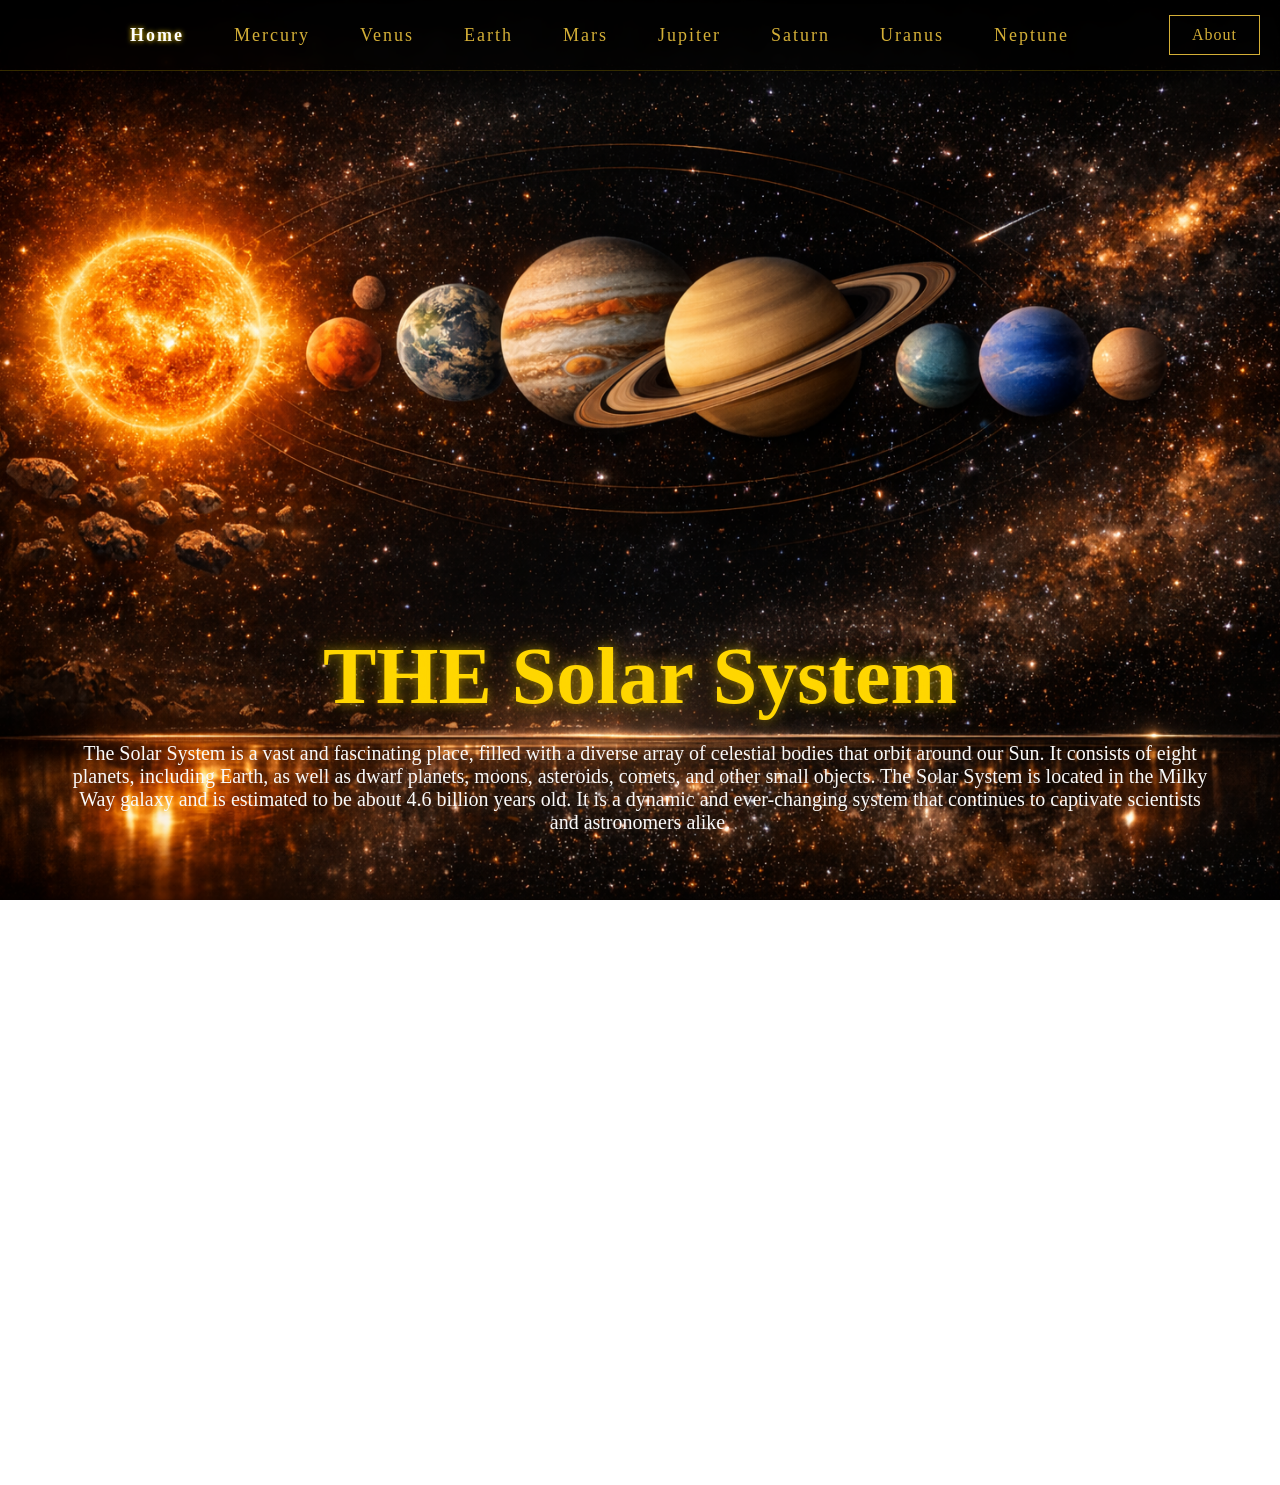
<file: index.html>
<!DOCTYPE html>

<html lang="en">

    <head>
        <meta charset="UTF-8">
        <meta name="description" content="Explore the fascinating Solar System with information about our Solar System">
        <meta name="keywords" content="solar system, planets, mercury, venus, earth, mars, jupiter, saturn, uranus, neptune, astronomy, space">
        <meta name="viewport" content="width=device-width, initial-scale=1.0">
        <meta name="author" content="Yaroslav Puhachevskyi">
        <meta name="theme-color" content="#d4af37">
        <link rel="stylesheet" href="styles/styles.css">     
        <link rel="icon" href="Images/favicon.ico" type="image/gif" sizes="16x16">   
        <title>Solar System</title>
    </head>
    <body>
        <header>
            <nav>
                <ul>          
                    <li><a href="index.html" class="active">Home</a></li>
                    <li><a href="mercury.html">Mercury</a></li>
                    <li><a href="venus.html">Venus</a></li>
                    <li><a href="earth.html">Earth</a></li>
                    <li><a href="mars.html">Mars</a></li>
                    <li><a href="jupiter.html">Jupiter</a></li> 
                    <li><a href="saturn.html">Saturn</a></li>
                    <li><a href="uranus.html">Uranus</a></li>
                    <li><a href="neptune.html">Neptune</a></li>
                </ul>
            </nav>
            <a href="about.html" class="about-btn">About</a>
        </header>

        <main class="main">
            <section>
                <h1>THE Solar System</h1>
                <p id="introduction">The Solar System is a vast and fascinating place, filled with a diverse array of celestial bodies that orbit around our Sun. It consists of eight planets, including Earth, as well as dwarf planets, moons, asteroids, comets, and other small objects. The Solar System is located in the Milky Way galaxy and is estimated to be about 4.6 billion years old. It is a dynamic and ever-changing system that continues to captivate scientists and astronomers alike.</p>
            </section>
        </main>
    </body>

</html>
</file>
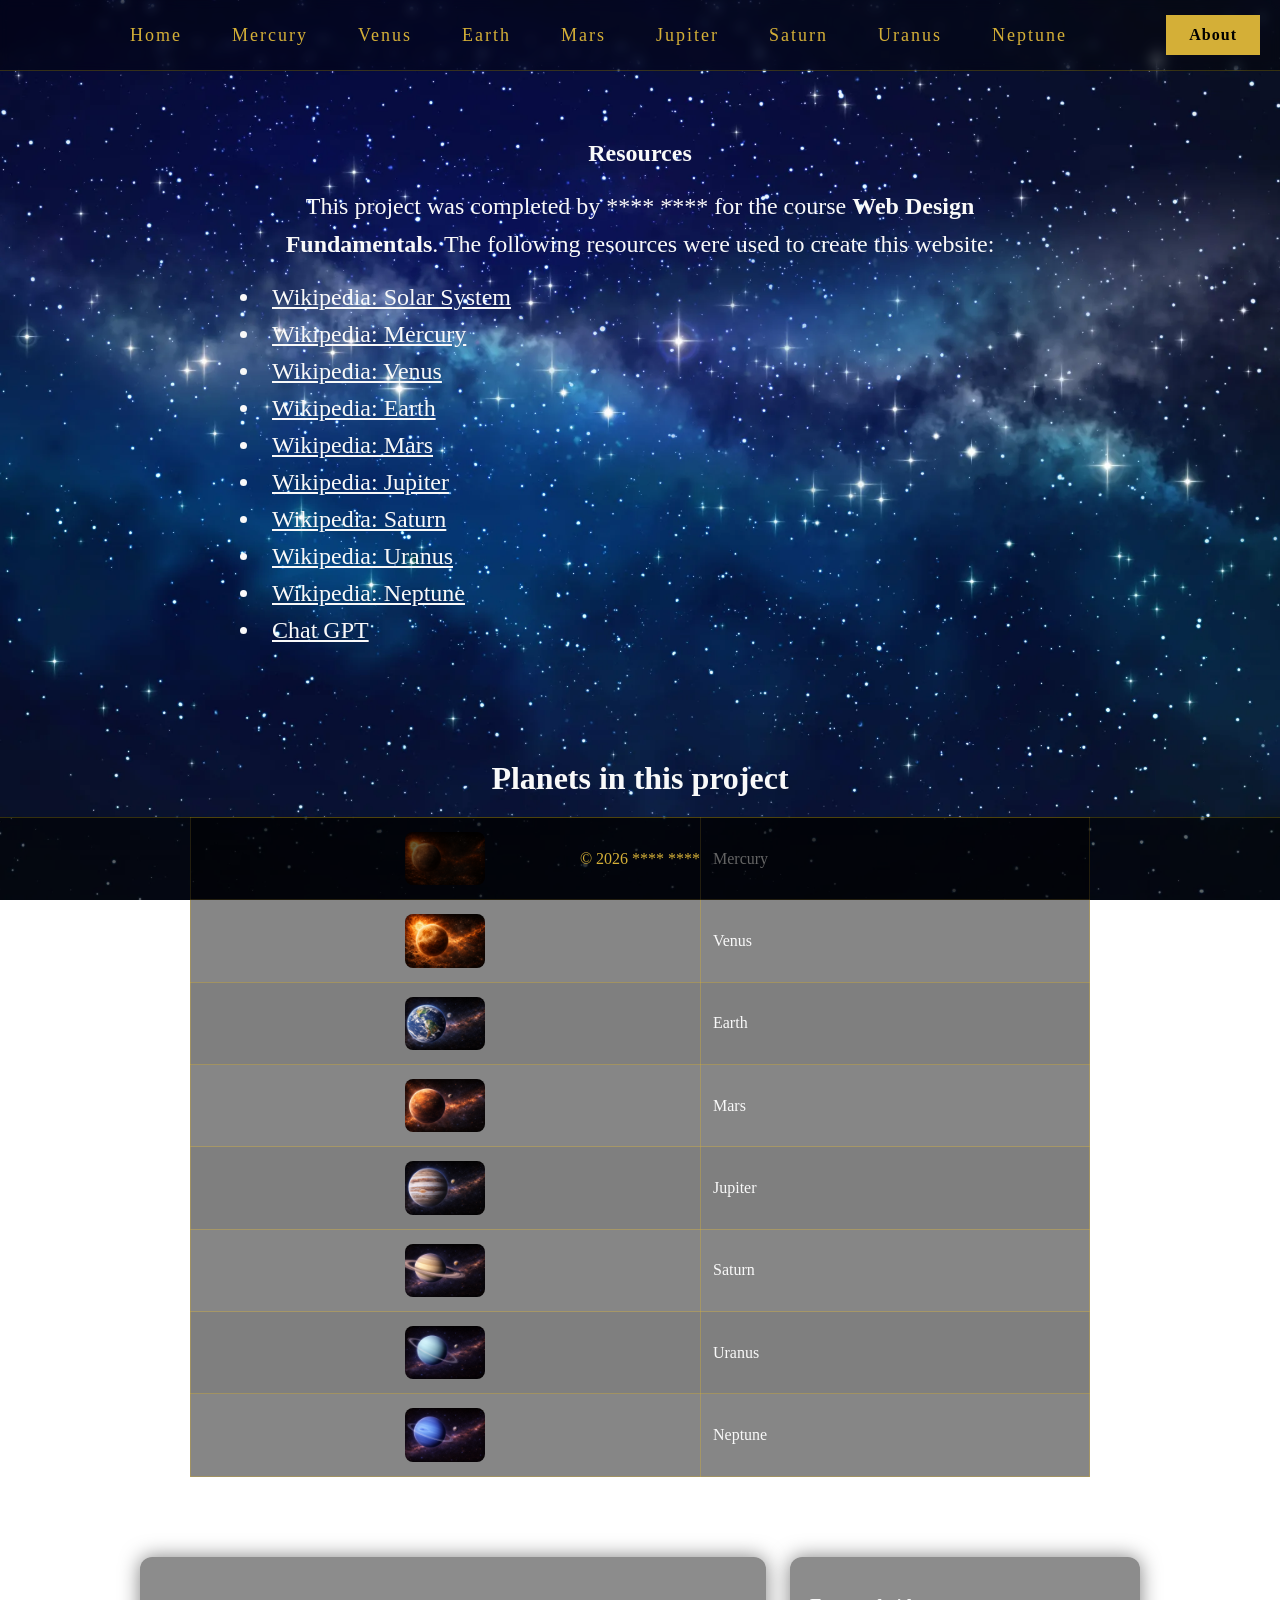
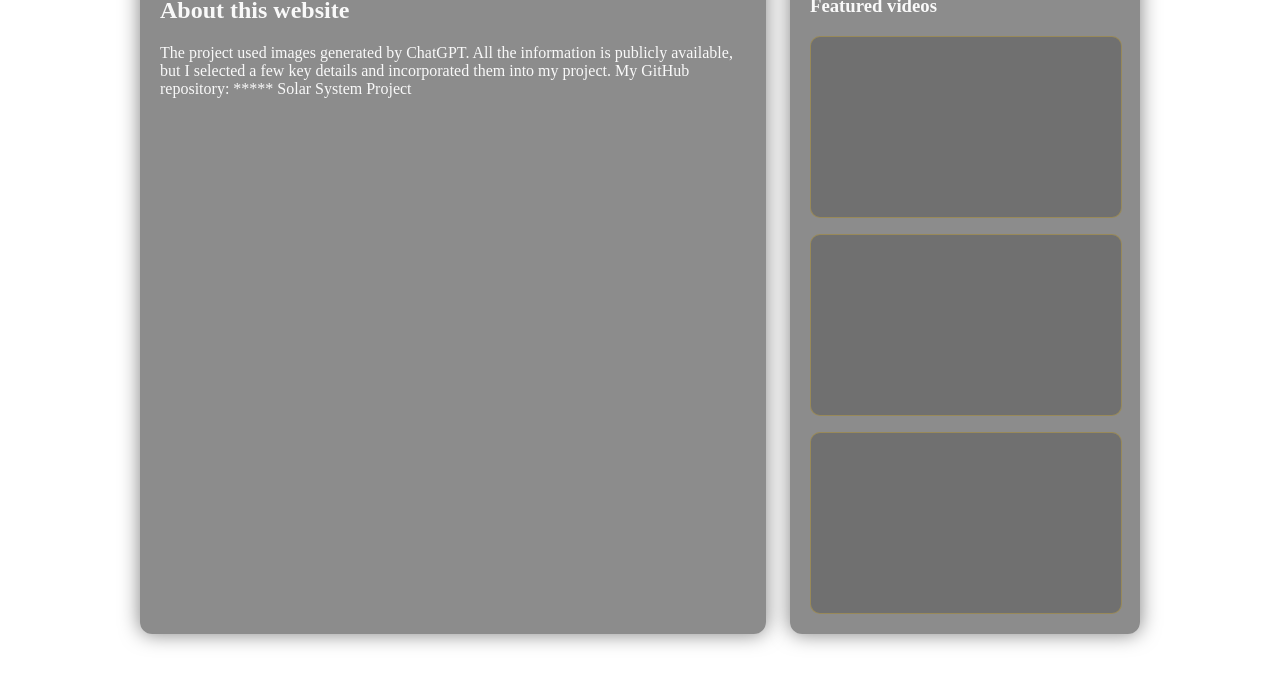
<file: about.html>
<!DOCTYPE html>

<html lang="en">

    <head>
        <meta charset="UTF-8">
        <link rel="stylesheet" href="styles/stylesAbout.css">     
        <link rel="icon" href="Images/favicon.ico" type="image/gif" sizes="16x16">   
        <title>About</title>
    </head>
    <body>
        <header>
            <nav>
                <ul>          
                    <li><a href="index.html">Home</a></li>
                    <li><a href="mercury.html">Mercury</a></li>
                    <li><a href="venus.html">Venus</a></li>
                    <li><a href="earth.html">Earth</a></li>
                    <li><a href="mars.html">Mars</a></li>
                    <li><a href="jupiter.html">Jupiter</a></li> 
                    <li><a href="saturn.html">Saturn</a></li>
                    <li><a href="uranus.html">Uranus</a></li>
                    <li><a href="neptune.html">Neptune</a></li>
                </ul>
            </nav>
            <a href="learn.html" class="about-btn active">About</a>
        </header>

        <main class="main">
            <section class="intro">
                <h2>Resources</h2>
                <p class="introToProject">This project was completed by **** **** for the course 
                    <strong>Web Design Fundamentals</strong>. 
                    The following resources were used to create this website:</p>
                <ul class="resources">
                    <li><a href="https://en.wikipedia.org/wiki/Solar_System">Wikipedia: Solar System</a></li>
                    <li><a href="https://en.wikipedia.org/wiki/Mercury_(planet)">Wikipedia: Mercury</a></li>
                    <li><a href="https://en.wikipedia.org/wiki/Venus">Wikipedia: Venus</a></li>
                    <li><a href="https://en.wikipedia.org/wiki/Earth">Wikipedia: Earth</a></li>
                    <li><a href="https://en.wikipedia.org/wiki/Mars">Wikipedia: Mars</a></li>
                    <li><a href="https://en.wikipedia.org/wiki/Jupiter">Wikipedia: Jupiter</a></li>
                    <li><a href="https://en.wikipedia.org/wiki/Saturn">Wikipedia: Saturn</a></li>
                    <li><a href="https://en.wikipedia.org/wiki/Uranus">Wikipedia: Uranus</a></li>
                    <li><a href="https://en.wikipedia.org/wiki/Neptune">Wikipedia: Neptune</a></li>
                    <li><a href="https://chatgpt.com/">Chat GPT</a></li>
                </ul>
            </section>

            <section class="planet-table">
                <h2>Planets in this project</h2>
                <table>
                    <tbody>
                        <tr>
                            <td><img src="Images/mercury.png" alt="Mercury" class="planet-thumb"></td>
                            <td>Mercury</td>
                        </tr>
                        <tr>
                            <td><img src="Images/venus.png" alt="Venus" class="planet-thumb"></td>
                            <td>Venus</td>
                        </tr>
                        <tr>
                            <td><img src="Images/earth.png" alt="Earth" class="planet-thumb"></td>
                            <td>Earth</td>
                        </tr>
                        <tr>
                            <td><img src="Images/mars.png" alt="Mars" class="planet-thumb"></td>
                            <td>Mars</td>
                        </tr>
                        <tr>
                            <td><img src="Images/jupiter.png" alt="Jupiter" class="planet-thumb"></td>
                            <td>Jupiter</td>
                        </tr>
                        <tr>
                            <td><img src="Images/saturn.png" alt="Saturn" class="planet-thumb"></td>
                            <td>Saturn</td>
                        </tr>
                        <tr>
                            <td><img src="Images/uranus.png" alt="Uranus" class="planet-thumb"></td>
                            <td>Uranus</td>
                        </tr>
                        <tr>
                            <td><img src="Images/neptune.png" alt="Neptune" class="planet-thumb"></td>
                            <td>Neptune</td>
                        </tr>
                    </tbody>
                </table>
            </section>

            <div class="article-aside">
                <article>
                    <h2>About this website</h2>
                    <p>The project used images generated by ChatGPT. 
                        All the information is publicly available, 
                        but I selected a few key details and incorporated them into my project.
                        My GitHub repository: ***** Solar System Project</a></p>
                </article>

                <aside>
                    <h3>Featured videos</h3>
                    <div class="video-list">
                        <iframe src="https://www.youtube.com/embed/libKVRa01L8?si=lPiwE_5N8rU9u6Rq" title="Solar System National Geographics" allow="accelerometer; autoplay; clipboard-write; encrypted-media; gyroscope; picture-in-picture" allowfullscreen class="video-frame"></iframe>
                        <iframe src="https://www.youtube.com/embed/lVdYYpoozZU?si=N8MF1ncBHVdlJ4jg" title="Planets of the Solar System" allow="accelerometer; autoplay; clipboard-write; encrypted-media; gyroscope; picture-in-picture" allowfullscreen class="video-frame"></iframe>
                        <iframe src="https://www.youtube.com/embed/CUMqKhrsRL4?si=SlMzcbwbee2d7KKo" title="Solar System Documentary" allow="accelerometer; autoplay; clipboard-write; encrypted-media; gyroscope; picture-in-picture" allowfullscreen class="video-frame"></iframe>
                    </div>
                </aside>
            </div>
        </main>

        <footer class="site-footer">
            <p>&copy; 2026 **** ****</p>
        </footer>

    </body>

</html>
</file>
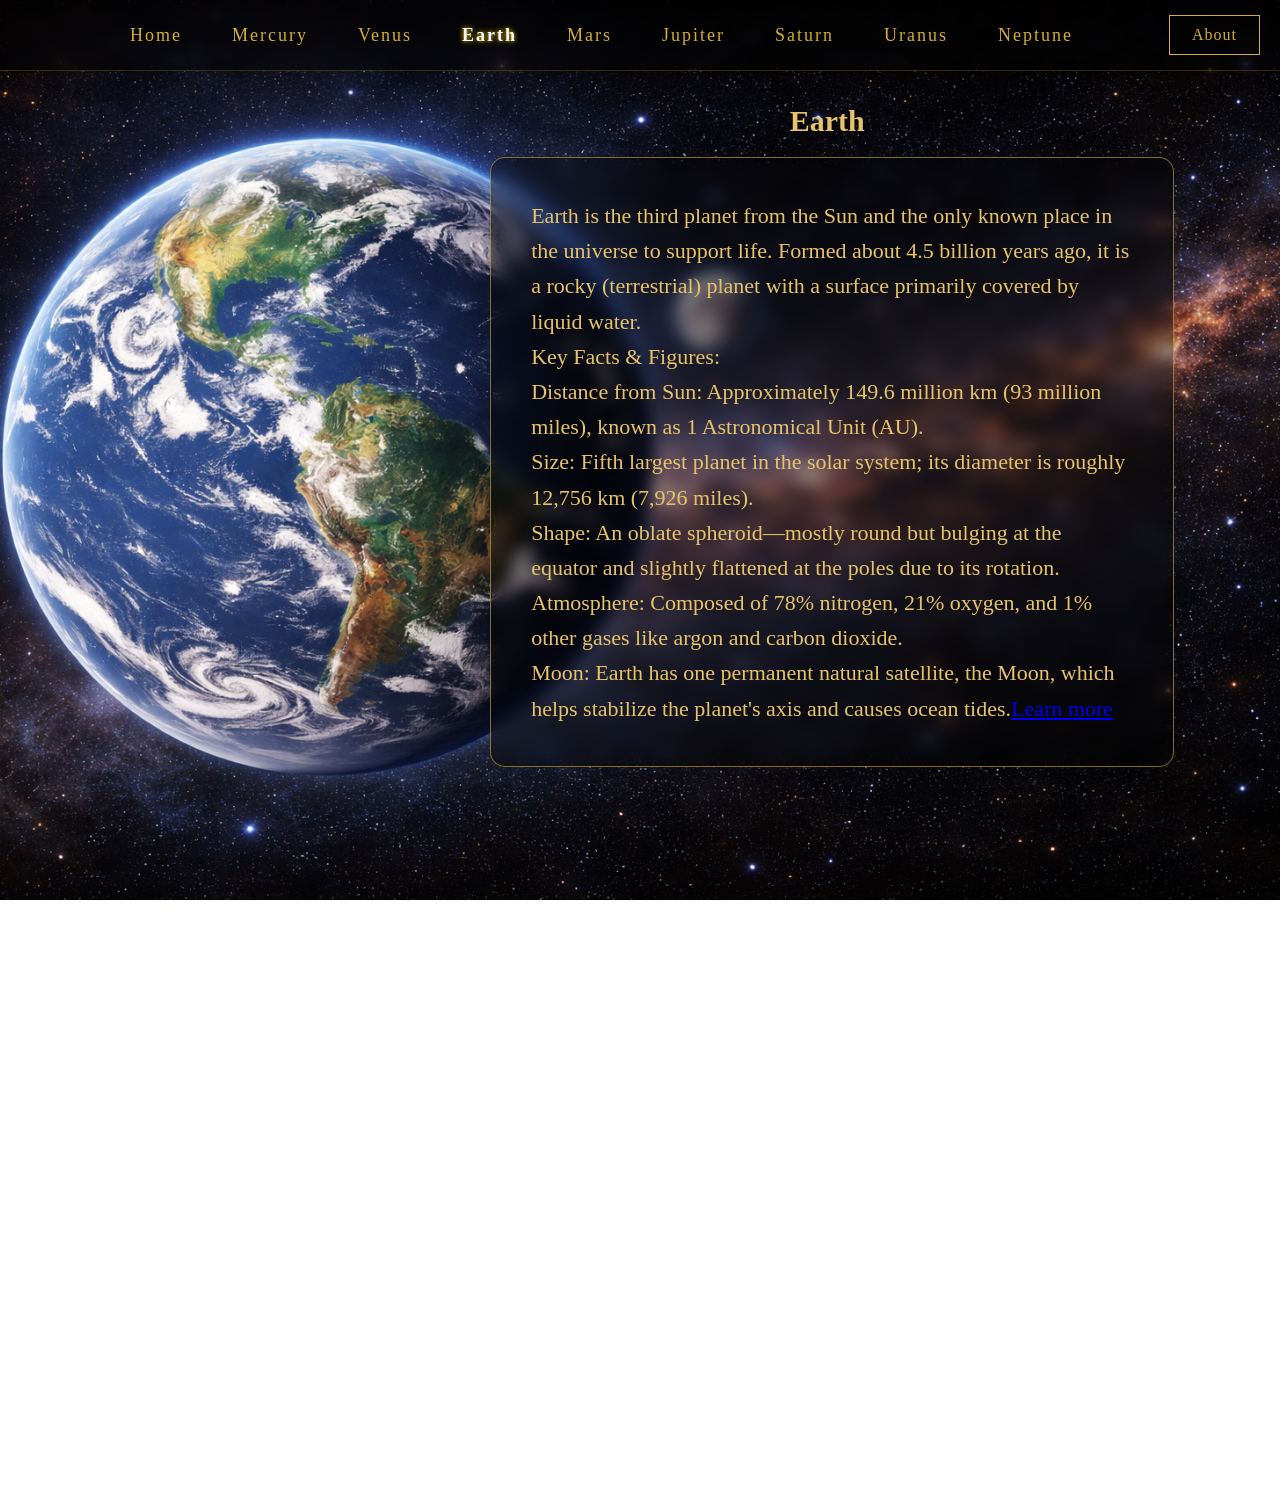
<file: earth.html>
<!DOCTYPE html>

<html lang="en">

    <head>
        <meta charset="UTF-8">
        <meta name="description" content="Explore the fascinating Solar System with information about our Solar System">
        <meta name="keywords" content="earth, solar system, astronomy, space">
        <meta name="viewport" content="width=device-width, initial-scale=1.0">
        <meta name="author" content="Yaroslav Puhachevskyi">
        <meta name="theme-color" content="#d4af37">
        <link rel="stylesheet" href="styles/stylesPlanets.css">     
        <link rel="icon" href="Images/favicon.ico" type="image/gif" sizes="16x16">   
        <title>Earth</title>
    </head>
    <body class="Earth">
        <header>
            <nav>
                <ul>          
                    <li><a href="index.html">Home</a></li>
                    <li><a href="mercury.html">Mercury</a></li>
                    <li><a href="venus.html">Venus</a></li>
                    <li><a href="earth.html" class="active">Earth</a></li>
                    <li><a href="mars.html">Mars</a></li>
                    <li><a href="jupiter.html">Jupiter</a></li> 
                    <li><a href="saturn.html">Saturn</a></li>
                    <li><a href="uranus.html">Uranus</a></li>
                    <li><a href="neptune.html">Neptune</a></li>
                </ul>
            </nav>
            <a href="about.html" class="about-btn">About</a>
        </header>

        <main class="main">
            <section>
                <h1>Earth</h1>
                <p class="MainText">Earth is the third planet from the Sun and the only known place in the universe to support life. 
                    Formed about 4.5 billion years ago, it is a rocky (terrestrial) planet with a surface primarily covered by liquid water. 
                    <br>Key Facts & Figures:
                    <br>Distance from Sun: Approximately 149.6 million km (93 million miles), known as 1 Astronomical Unit (AU).
                    <br>Size: Fifth largest planet in the solar system; its diameter is roughly 12,756 km (7,926 miles).
                    <br>Shape: An oblate spheroid—mostly round but bulging at the equator and slightly flattened at the poles due to its rotation.
                    <br>Atmosphere: Composed of 78% nitrogen, 21% oxygen, and 1% other gases like argon and carbon dioxide.
                    <br>Moon: Earth has one permanent natural satellite, the Moon, which helps stabilize the planet's axis and causes ocean tides.<a href="https://en.wikipedia.org/wiki/Earth">Learn more</a></p>
            </section>
        </main>
    </body>

</html>
</file>
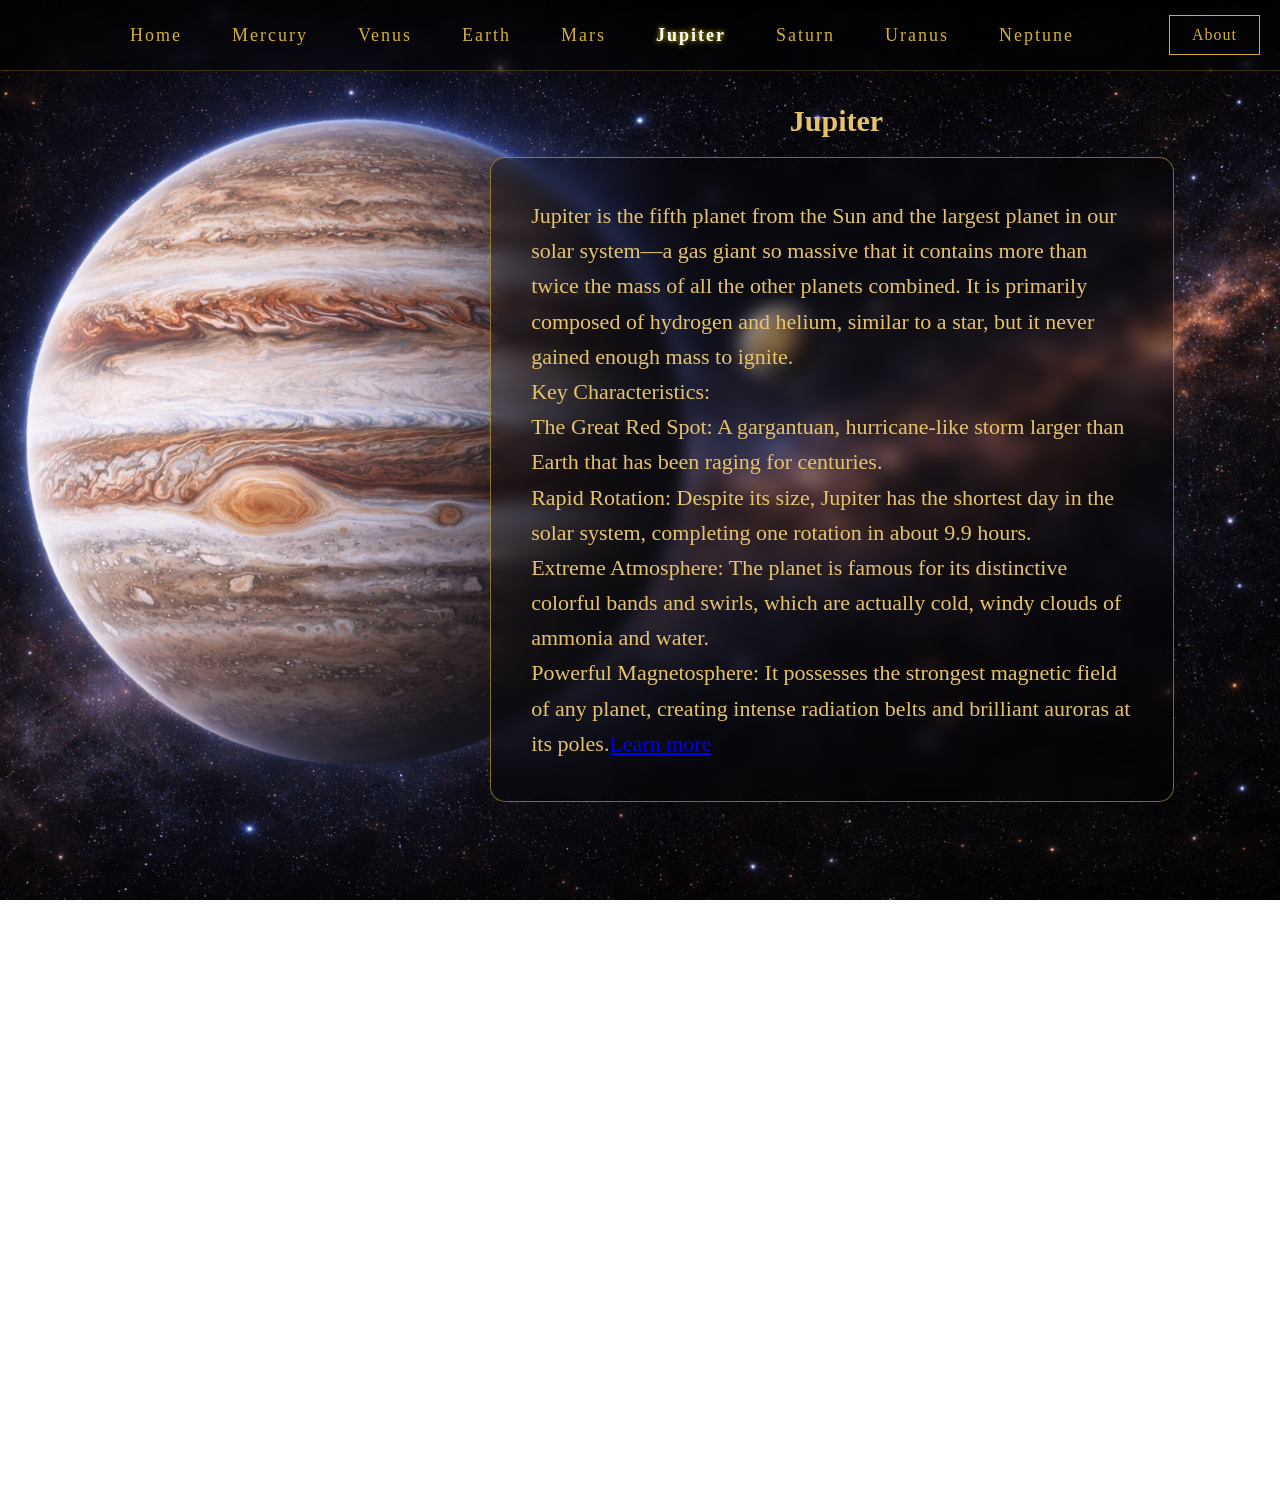
<file: jupiter.html>
<!DOCTYPE html>

<html lang="en">

    <head>
        <meta charset="UTF-8">
        <meta name="description" content="Explore the fascinating Solar System with information about our Solar System">
        <meta name="keywords" content="jupiter, solar system, astronomy, space">
        <meta name="viewport" content="width=device-width, initial-scale=1.0">
        <meta name="author" content="Yaroslav Puhachevskyi">
        <meta name="theme-color" content="#d4af37">
        <link rel="stylesheet" href="styles/stylesPlanets.css">     
        <link rel="icon" href="Images/favicon.ico" type="image/gif" sizes="16x16">   
        <title>Jupiter</title>
    </head>
    <body class="Jupiter">
        <header>
            <nav>
                <ul>          
                    <li><a href="index.html">Home</a></li>
                    <li><a href="mercury.html">Mercury</a></li>
                    <li><a href="venus.html">Venus</a></li>
                    <li><a href="earth.html">Earth</a></li>
                    <li><a href="mars.html">Mars</a></li>
                    <li><a href="jupiter.html" class="active">Jupiter</a></li> 
                    <li><a href="saturn.html">Saturn</a></li>
                    <li><a href="uranus.html">Uranus</a></li>
                    <li><a href="neptune.html">Neptune</a></li>
                </ul>
            </nav>
            <a href="about.html" class="about-btn">About</a>
        </header>

        <main class="main">
            <section>
                <h1>Jupiter</h1>
                <p class="MainText">Jupiter is the fifth planet from the Sun and the largest planet in our solar system—a gas giant 
                    so massive that it contains more than twice the mass of all the other planets combined. 
                    It is primarily composed of hydrogen and helium, similar to a star, but it never gained enough mass to ignite. 
                    <br>Key Characteristics:
                    <br>The Great Red Spot: A gargantuan, hurricane-like storm larger than Earth that has been raging for centuries.
                    <br>Rapid Rotation: Despite its size, Jupiter has the shortest day in the solar system, completing one rotation in about 9.9 hours.
                    <br>Extreme Atmosphere: The planet is famous for its distinctive colorful bands and swirls, which are actually cold, windy clouds of ammonia and water.
                    <br>Powerful Magnetosphere: It possesses the strongest magnetic field of any planet, creating intense radiation belts and brilliant auroras at its poles.<a href="https://en.wikipedia.org/wiki/Jupiter">Learn more</a></p>
            </section>
        </main>
    </body>

</html>
</file>
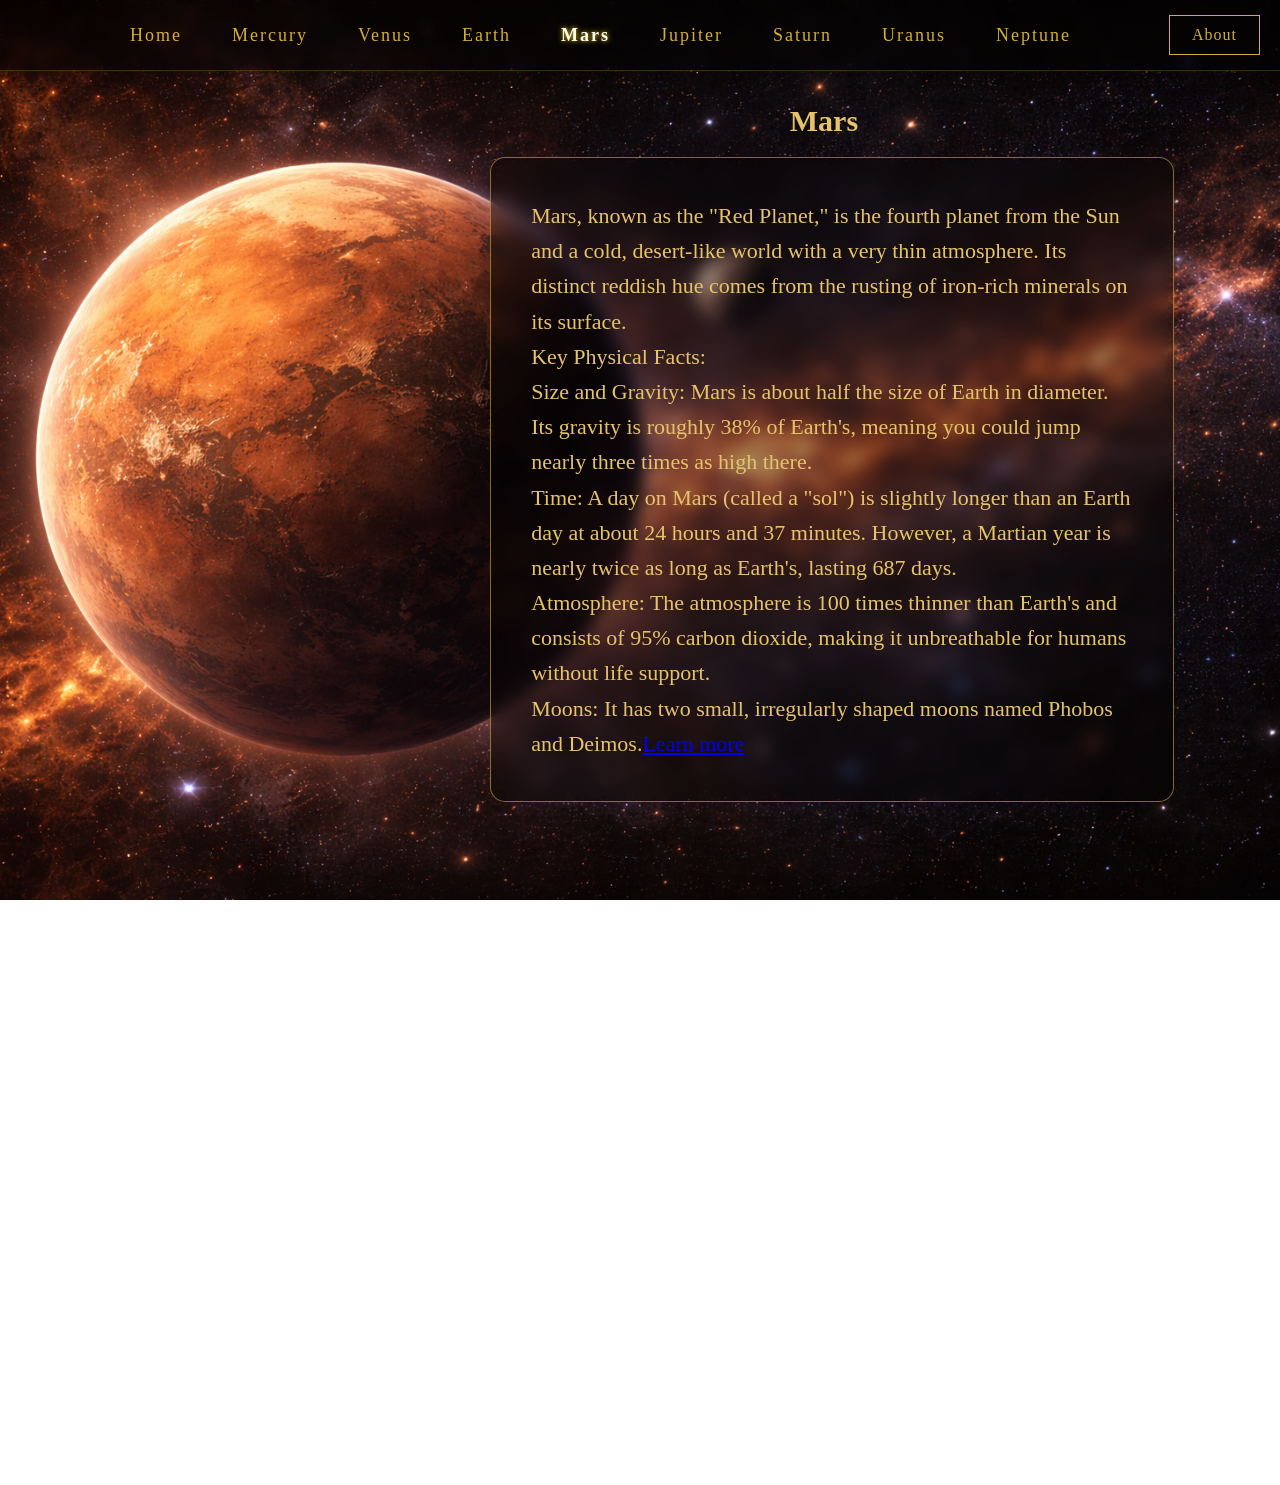
<file: mars.html>
<!DOCTYPE html>

<html lang="en">

    <head>
        <meta charset="UTF-8">
        <meta name="description" content="Explore the fascinating Solar System with information about our Solar System">
        <meta name="keywords" content="mars, solar system, astronomy, space">
        <meta name="viewport" content="width=device-width, initial-scale=1.0">
        <meta name="author" content="Yaroslav Puhachevskyi">
        <meta name="theme-color" content="#d4af37">
        <link rel="stylesheet" href="styles/stylesPlanets.css">     
        <link rel="icon" href="Images/favicon.ico" type="image/gif" sizes="16x16">   
        <title>Mars</title>
    </head>
    <body class="Mars">
        <header>
            <nav>
                <ul>          
                    <li><a href="index.html">Home</a></li>
                    <li><a href="mercury.html">Mercury</a></li>
                    <li><a href="venus.html">Venus</a></li>
                    <li><a href="earth.html">Earth</a></li>
                    <li><a href="mars.html" class="active">Mars</a></li>
                    <li><a href="jupiter.html">Jupiter</a></li> 
                    <li><a href="saturn.html">Saturn</a></li>
                    <li><a href="uranus.html">Uranus</a></li>
                    <li><a href="neptune.html">Neptune</a></li>
                </ul>
            </nav>
            <a href="about.html" class="about-btn">About</a>
        </header>

        <main class="main">
            <section>
                <h1>Mars</h1>
                <p class="MainText">Mars, known as the "Red Planet," is the fourth planet from the Sun and a cold, 
                    desert-like world with a very thin atmosphere. Its distinct reddish hue comes from the rusting of iron-rich minerals on its surface.
                    <br>Key Physical Facts:
                    <br>Size and Gravity: Mars is about half the size of Earth in diameter. Its gravity is roughly 38% of Earth's, meaning you could jump nearly three times as high there.
                    <br>Time: A day on Mars (called a "sol") is slightly longer than an Earth day at about 24 hours and 37 minutes. However, a Martian year is nearly twice as long as Earth's, lasting 687 days.
                    <br>Atmosphere: The atmosphere is 100 times thinner than Earth's and consists of 95% carbon dioxide, making it unbreathable for humans without life support.
                    <br>Moons: It has two small, irregularly shaped moons named Phobos and Deimos.<a href="https://en.wikipedia.org/wiki/Mars">Learn more</a></p>
            </section>
        </main>
    </body>

</html>
</file>
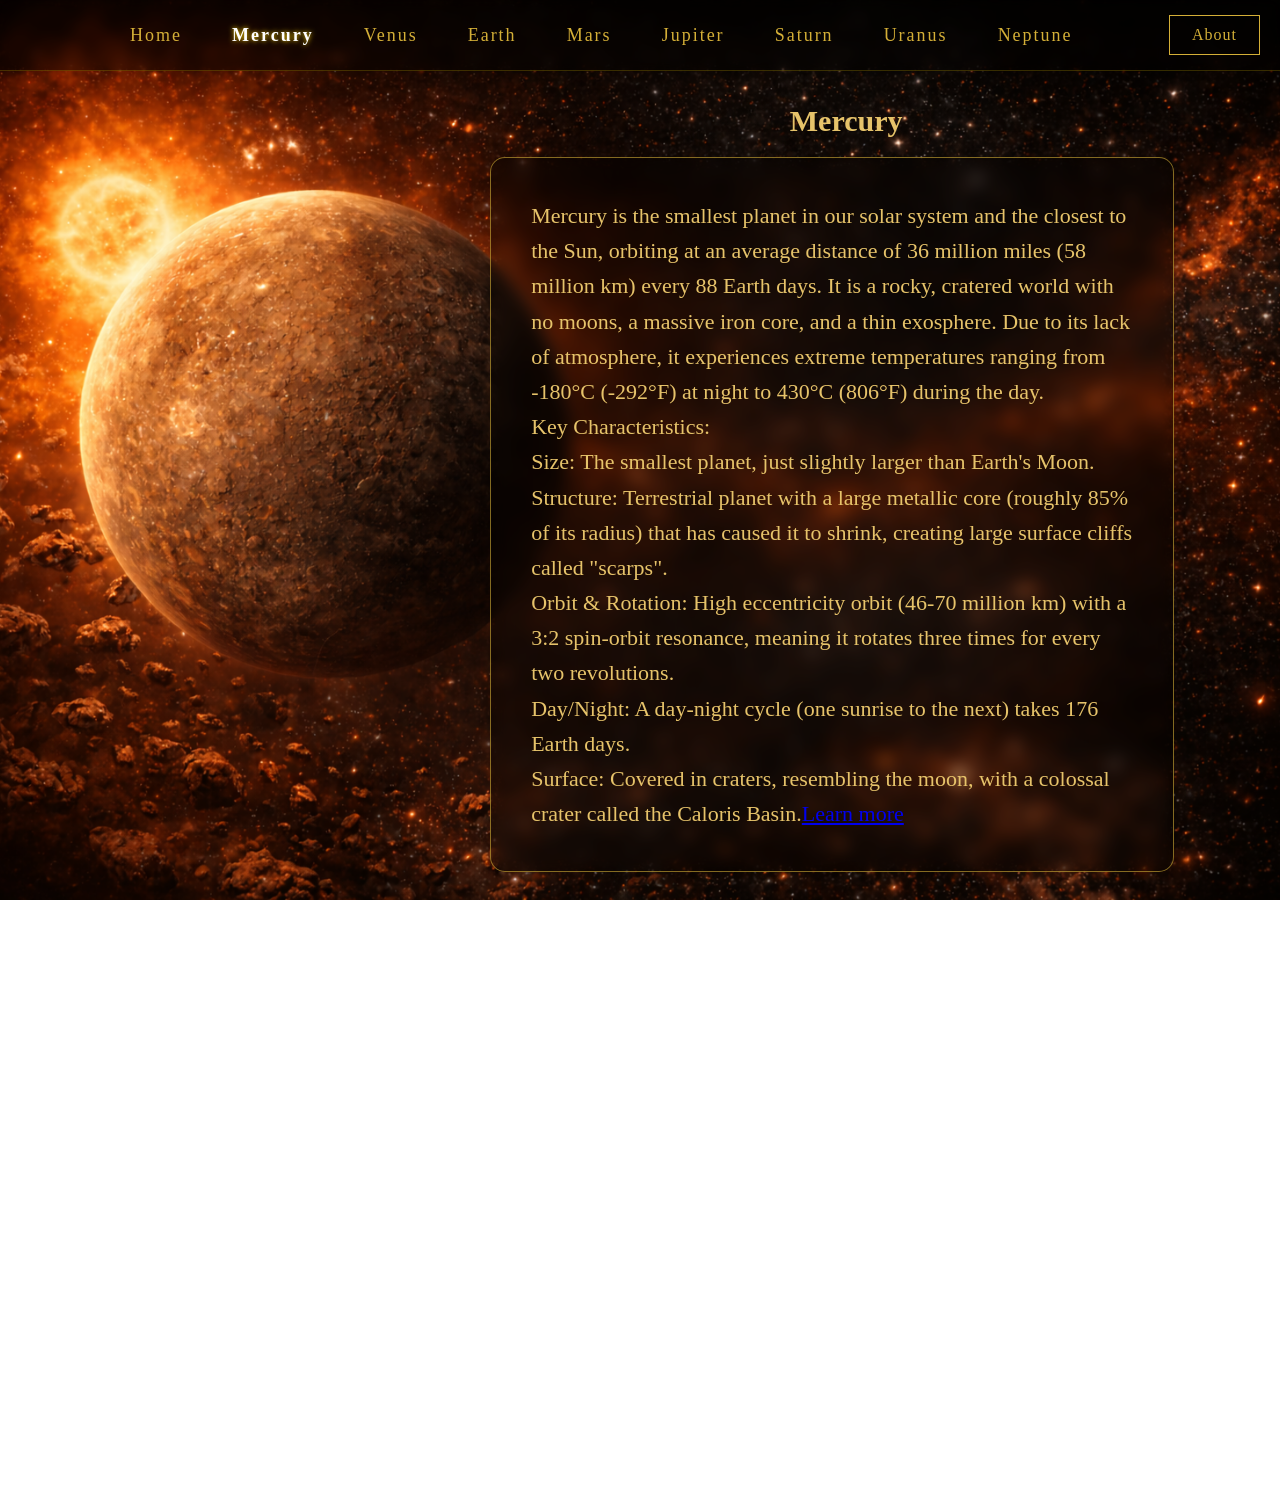
<file: mercury.html>
<!DOCTYPE html>

<html lang="en">

    <head>
        <meta charset="UTF-8">
        <meta name="description" content="Explore the fascinating Solar System with information about our Solar System">
        <meta name="keywords" content="mercury, solar system, astronomy, space">
        <meta name="viewport" content="width=device-width, initial-scale=1.0">
        <meta name="author" content="Yaroslav Puhachevskyi">
        <meta name="theme-color" content="#d4af37">
        <link rel="stylesheet" href="styles/stylesPlanets.css">     
        <link rel="icon" href="Images/favicon.ico" type="image/gif" sizes="16x16">   
        <title>Mercury</title>
    </head>
    <body class="Mercury">
        <header>
            <nav>
                <ul>          
                    <li><a href="index.html">Home</a></li>
                    <li><a href="mercury.html" class="active">Mercury</a></li>
                    <li><a href="venus.html">Venus</a></li>
                    <li><a href="earth.html">Earth</a></li>
                    <li><a href="mars.html">Mars</a></li>
                    <li><a href="jupiter.html">Jupiter</a></li> 
                    <li><a href="saturn.html">Saturn</a></li>
                    <li><a href="uranus.html">Uranus</a></li>
                    <li><a href="neptune.html">Neptune</a></li>
                </ul>
            </nav>
            <a href="about.html" class="about-btn">About</a>
        </header>

        <main class="main">
            <section>
                <h1>Mercury</h1>
                <p class="MainText">Mercury is the smallest planet in our solar system and the closest to the Sun, 
                    orbiting at an average distance of 36 million miles (58 million km) every 88 Earth days. 
                    It is a rocky, cratered world with no moons, a massive iron core, and a thin exosphere. 
                    Due to its lack of atmosphere, it experiences extreme temperatures ranging from -180°C (-292°F) at night to 430°C (806°F) during the day.
                    <br>Key Characteristics:
                    <br>Size: The smallest planet, just slightly larger than Earth's Moon.
                    <br>Structure: Terrestrial planet with a large metallic core (roughly 85% of its radius) that has caused it to shrink, 
                    creating large surface cliffs called "scarps".
                    <br>Orbit & Rotation: High eccentricity orbit (46-70 million km) with a 3:2 spin-orbit resonance, 
                    meaning it rotates three times for every two revolutions.
                    <br>Day/Night: A day-night cycle (one sunrise to the next) takes 176 Earth days.
                    <br>Surface: Covered in craters, resembling the moon, with a colossal crater called the Caloris Basin.<a href="https://en.wikipedia.org/wiki/Mercury">Learn more</a></p>
            </section>
        </main>
    </body>

</html>
</file>
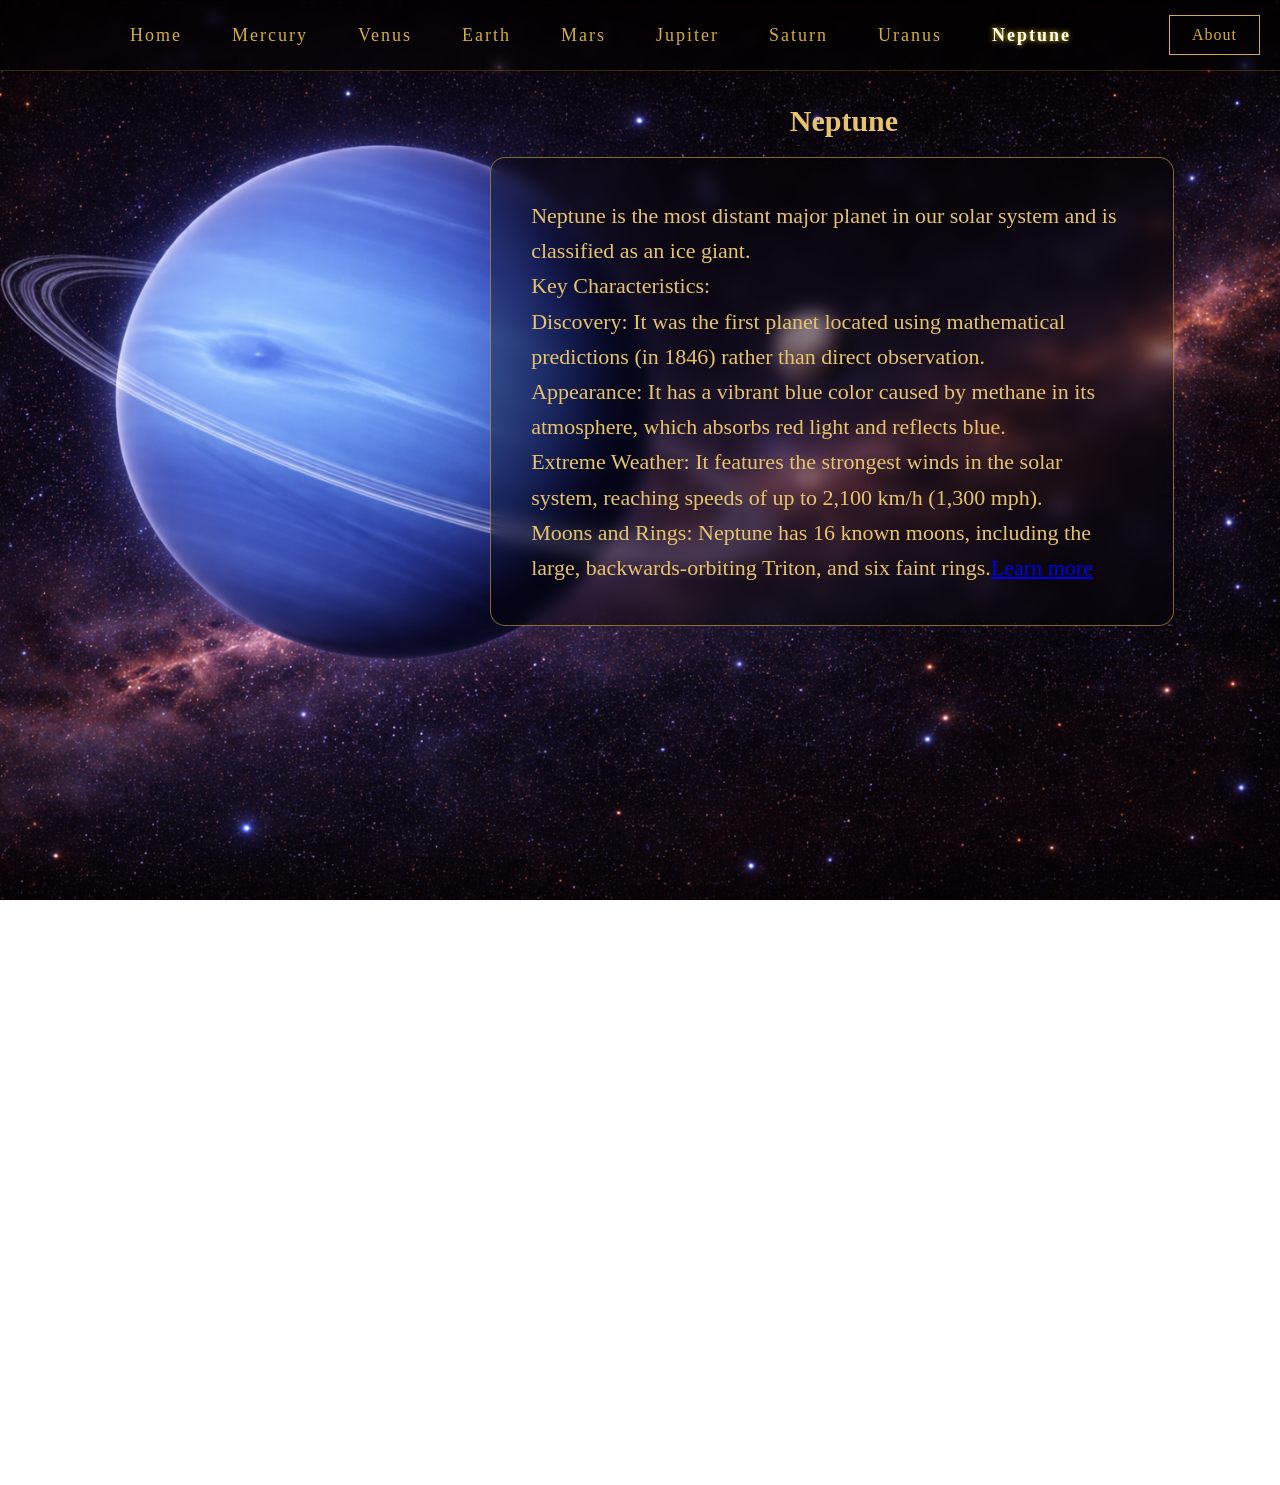
<file: neptune.html>
<!DOCTYPE html>

<html lang="en">

    <head>
        <meta charset="UTF-8">
        <meta name="description" content="Explore the fascinating Solar System with information about our Solar System">
        <meta name="keywords" content="neptune, solar system, astronomy, space">
        <meta name="viewport" content="width=device-width, initial-scale=1.0">
        <meta name="author" content="Yaroslav Puhachevskyi">
        <meta name="theme-color" content="#d4af37">
        <link rel="stylesheet" href="styles/stylesPlanets.css">     
        <link rel="icon" href="Images/favicon.ico" type="image/gif" sizes="16x16">   
        <title>Neptune</title>
    </head>
    <body class="Neptune">
        <header>
            <nav>
                <ul>          
                    <li><a href="index.html">Home</a></li>
                    <li><a href="mercury.html">Mercury</a></li>
                    <li><a href="venus.html">Venus</a></li>
                    <li><a href="earth.html">Earth</a></li>
                    <li><a href="mars.html">Mars</a></li>
                    <li><a href="jupiter.html">Jupiter</a></li> 
                    <li><a href="saturn.html">Saturn</a></li>
                    <li><a href="uranus.html">Uranus</a></li>
                    <li><a href="neptune.html" class="active">Neptune</a></li>
                </ul>
            </nav>
            <a href="about.html" class="about-btn">About</a>
        </header>

        <main class="main">
            <section>
                <h1>Neptune</h1>
                <p class="MainText">Neptune is the most distant major planet in our solar system and is classified as an ice giant. 
                    <br>Key Characteristics:
                    <br>Discovery: It was the first planet located using mathematical predictions (in 1846) rather than direct observation.
                    <br>Appearance: It has a vibrant blue color caused by methane in its atmosphere, which absorbs red light and reflects blue.
                    <br>Extreme Weather: It features the strongest winds in the solar system, reaching speeds of up to 2,100 km/h (1,300 mph).
                    <br>Moons and Rings: Neptune has 16 known moons, including the large, backwards-orbiting Triton, and six faint rings.<a href="https://en.wikipedia.org/wiki/Neptune">Learn more</a></p>
            </section>
        </main>
    </body>

</html>
</file>
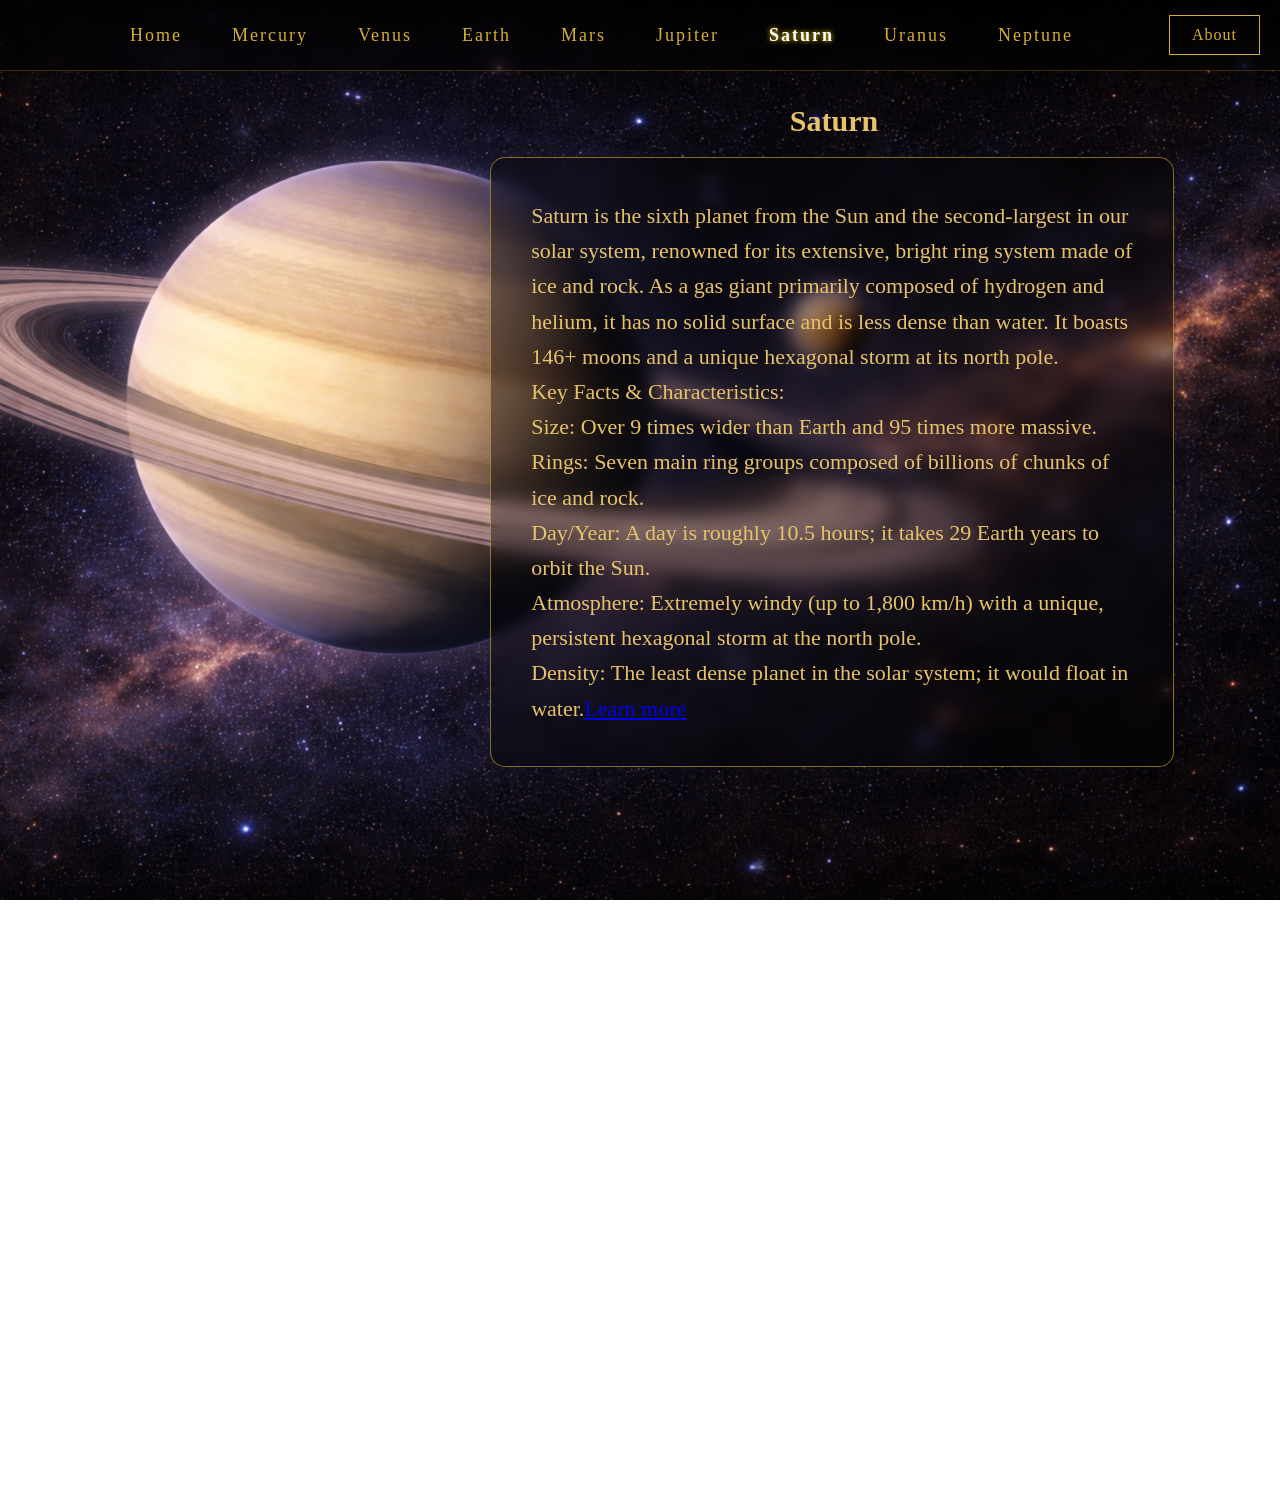
<file: saturn.html>
<!DOCTYPE html>

<html lang="en">

    <head>
        <meta charset="UTF-8">
        <meta name="description" content="Explore the fascinating Solar System with information about our Solar System">
        <meta name="keywords" content="saturn, solar system, astronomy, space">
        <meta name="viewport" content="width=device-width, initial-scale=1.0">
        <meta name="author" content="Yaroslav Puhachevskyi">
        <meta name="theme-color" content="#d4af37">
        <link rel="stylesheet" href="styles/stylesPlanets.css">     
        <link rel="icon" href="Images/favicon.ico" type="image/gif" sizes="16x16">   
        <title>Saturn</title>
    </head>
    <body class="Saturn">
        <header>
            <nav>
                <ul>          
                    <li><a href="index.html">Home</a></li>
                    <li><a href="mercury.html">Mercury</a></li>
                    <li><a href="venus.html">Venus</a></li>
                    <li><a href="earth.html">Earth</a></li>
                    <li><a href="mars.html">Mars</a></li>
                    <li><a href="jupiter.html">Jupiter</a></li> 
                    <li><a href="saturn.html" class="active">Saturn</a></li>
                    <li><a href="uranus.html">Uranus</a></li>
                    <li><a href="neptune.html">Neptune</a></li>
                </ul>
            </nav>
            <a href="about.html" class="about-btn">About</a>
        </header>

        <main class="main">
            <section>
                <h1>Saturn</h1>
                <p class="MainText">Saturn is the sixth planet from the Sun and the second-largest in our solar system, 
                    renowned for its extensive, bright ring system made of ice and rock. 
                    As a gas giant primarily composed of hydrogen and helium, it has no solid surface and is less dense than water. 
                    It boasts 146+ moons and a unique hexagonal storm at its north pole. 
                    <br>Key Facts & Characteristics:
                    <br>Size: Over 9 times wider than Earth and 95 times more massive.
                    <br>Rings: Seven main ring groups composed of billions of chunks of ice and rock.
                    <br>Day/Year: A day is roughly 10.5 hours; it takes 29 Earth years to orbit the Sun.
                    <br>Atmosphere: Extremely windy (up to 1,800 km/h) with a unique, persistent hexagonal storm at the north pole.
                    <br>Density: The least dense planet in the solar system; it would float in water.<a href="https://en.wikipedia.org/wiki/Saturn">Learn more</a></p>
            </section>
        </main>
    </body>

</html>
</file>
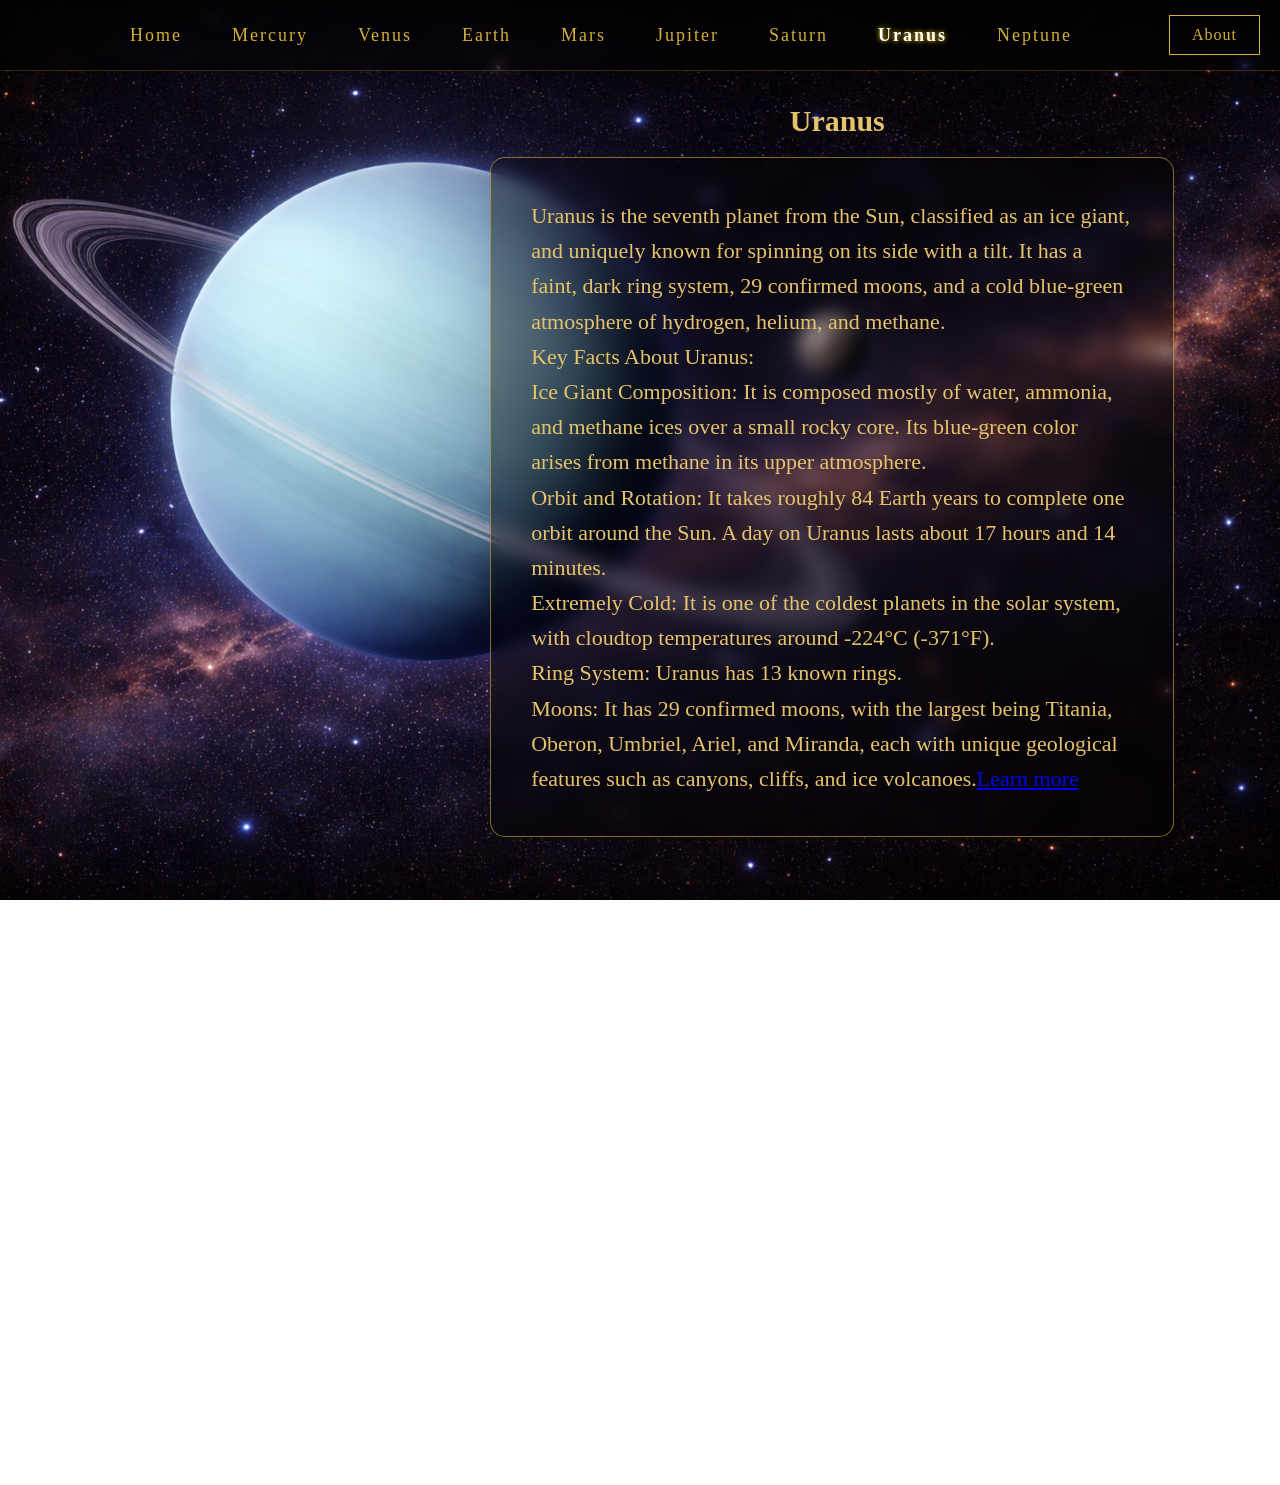
<file: uranus.html>
<!DOCTYPE html>

<html lang="en">

    <head>
        <meta charset="UTF-8">
        <meta name="description" content="Explore the fascinating Solar System with information about our Solar System">
        <meta name="keywords" content="uranus, solar system, astronomy, space">
        <meta name="viewport" content="width=device-width, initial-scale=1.0">
        <meta name="author" content="Yaroslav Puhachevskyi">
        <meta name="theme-color" content="#d4af37">
        <link rel="stylesheet" href="styles/stylesPlanets.css">     
        <link rel="icon" href="Images/favicon.ico" type="image/gif" sizes="16x16">   
        <title>Uranus</title>
    </head>
    <body class="Uranus">
        <header>
            <nav>
                <ul>          
                    <li><a href="index.html">Home</a></li>
                    <li><a href="mercury.html">Mercury</a></li>
                    <li><a href="venus.html">Venus</a></li>
                    <li><a href="earth.html">Earth</a></li>
                    <li><a href="mars.html">Mars</a></li>
                    <li><a href="jupiter.html">Jupiter</a></li> 
                    <li><a href="saturn.html">Saturn</a></li>
                    <li><a href="uranus.html" class="active">Uranus</a></li>
                    <li><a href="neptune.html">Neptune</a></li>
                </ul>
            </nav>
            <a href="about.html" class="about-btn">About</a>
        </header>

        <main class="main">
            <section>
                <h1>Uranus</h1>
                <p class="MainText">Uranus is the seventh planet from the Sun, 
                    classified as an ice giant, and uniquely known for spinning on its side with a  tilt. 
                    It has a faint, dark ring system, 29 confirmed moons, and a cold blue-green atmosphere of hydrogen, helium, and methane. 
                    <br>Key Facts About Uranus:
                    <br>Ice Giant Composition: It is composed mostly of water, ammonia, and methane ices over a small rocky core. Its blue-green color arises from methane in its upper atmosphere.
                    <br>Orbit and Rotation: It takes roughly 84 Earth years to complete one orbit around the Sun. A day on Uranus lasts about 17 hours and 14 minutes.
                    <br>Extremely Cold: It is one of the coldest planets in the solar system, with cloudtop temperatures around -224°C (-371°F).
                    <br>Ring System: Uranus has 13 known rings.
                    <br>Moons: It has 29 confirmed moons, with the largest being Titania, Oberon, Umbriel, Ariel, and Miranda, each with unique geological features such as canyons, cliffs, and ice volcanoes.<a href="https://en.wikipedia.org/wiki/Uranus">Learn more</a></p>
            </section>
        </main>
    </body>

</html>
</file>
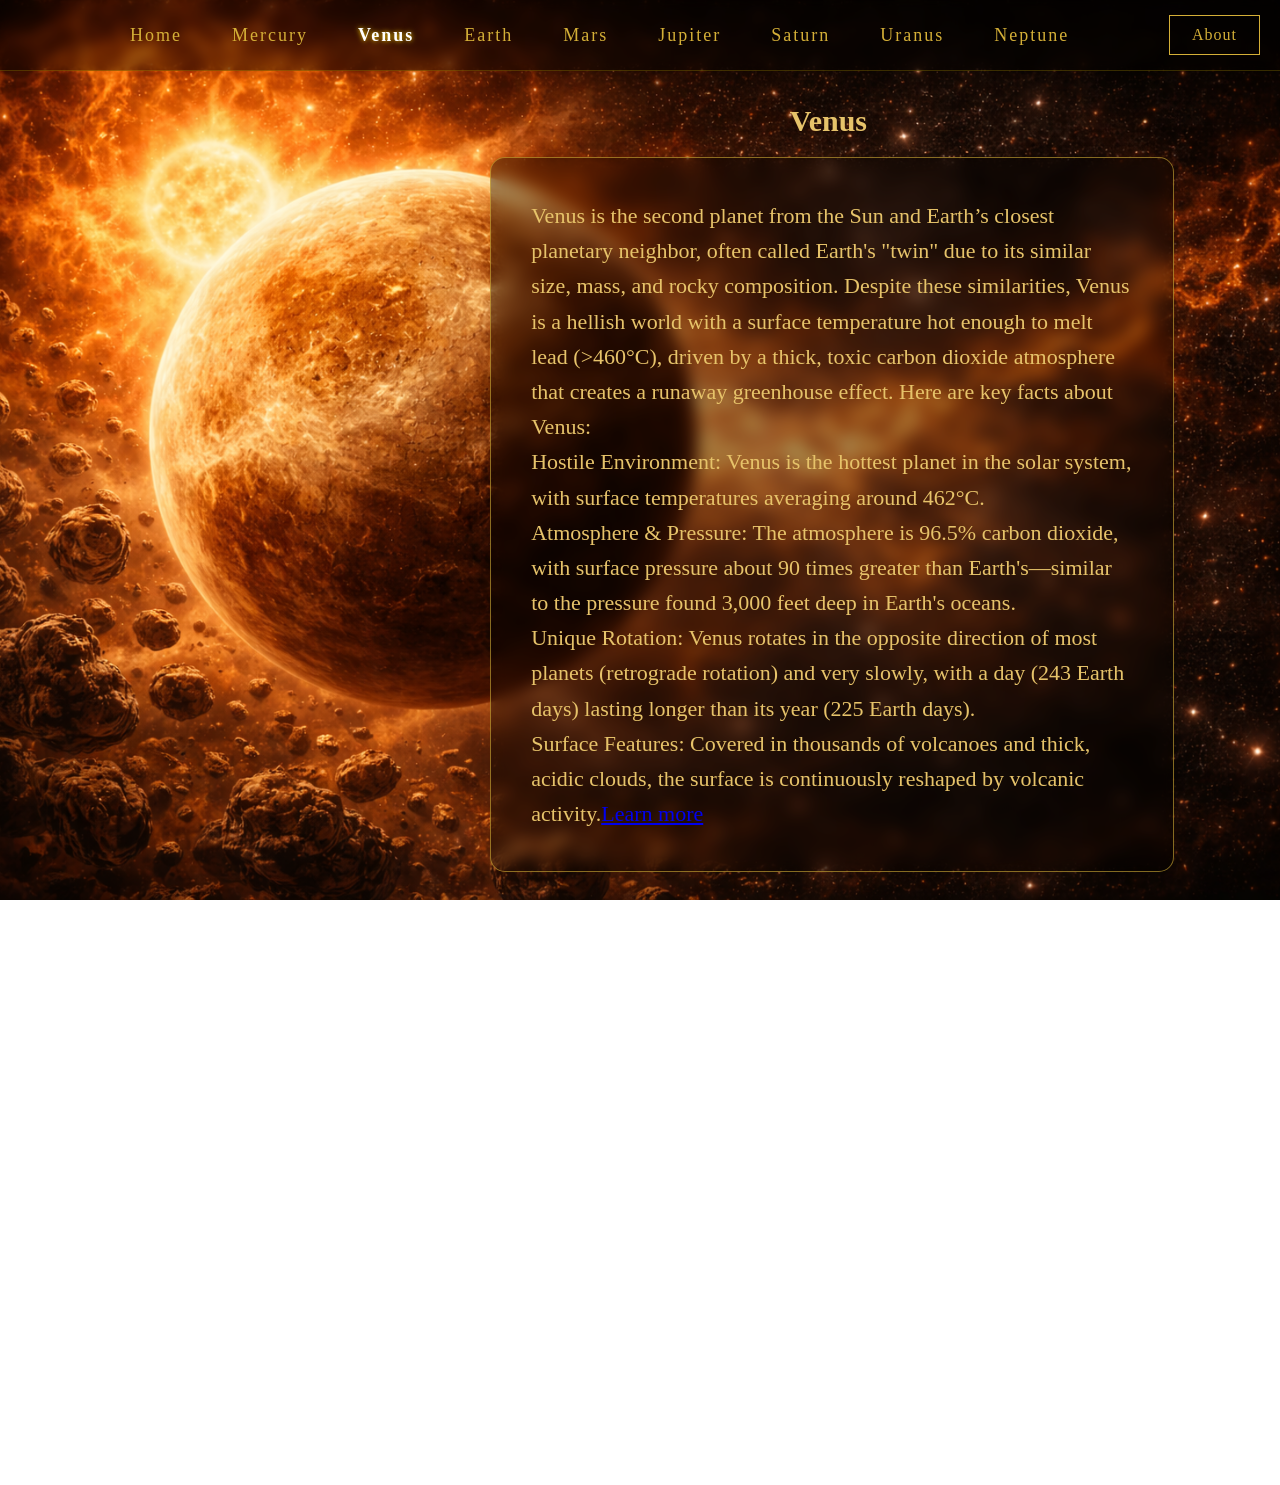
<file: venus.html>
<!DOCTYPE html>

<html lang="en">

    <head>
        <meta charset="UTF-8">
        <meta name="description" content="Explore the fascinating Solar System with information about our Solar System">
        <meta name="keywords" content="venus, solar system,Ы astronomy, space">
        <meta name="viewport" content="width=device-width, initial-scale=1.0">
        <meta name="author" content="Yaroslav Puhachevskyi">
        <meta name="theme-color" content="#d4af37">
        <link rel="stylesheet" href="styles/stylesPlanets.css">     
        <link rel="icon" href="Images/favicon.ico" type="image/gif" sizes="16x16">   
        <title>Venus</title>
    </head>
    <body class="Venus">
        <header>
            <nav>
                <ul>          
                    <li><a href="index.html">Home</a></li>
                    <li><a href="mercury.html">Mercury</a></li>
                    <li><a href="venus.html" class="active">Venus</a></li>
                    <li><a href="earth.html">Earth</a></li>
                    <li><a href="mars.html">Mars</a></li>
                    <li><a href="jupiter.html">Jupiter</a></li> 
                    <li><a href="saturn.html">Saturn</a></li>
                    <li><a href="uranus.html">Uranus</a></li>
                    <li><a href="neptune.html">Neptune</a></li>
                </ul>
            </nav>
            <a href="about.html" class="about-btn">About</a>
        </header>

        <main class="main">
            <section>
                <h1>Venus</h1>
                <p class="MainText">Venus is the second planet from the Sun and Earth’s closest planetary neighbor, 
                    often called Earth's "twin" due to its similar size, mass, and rocky composition. Despite these similarities, 
                    Venus is a hellish world with a surface temperature hot enough to melt lead (>460°C), 
                    driven by a thick, toxic carbon dioxide atmosphere that creates a runaway greenhouse effect. 
                    Here are key facts about Venus:
                    <br>Hostile Environment: Venus is the hottest planet in the solar system, with surface temperatures averaging around 462°C.
                    <br>Atmosphere & Pressure: The atmosphere is 96.5% carbon dioxide, with surface pressure about 90 times greater than Earth's—similar to the pressure found 3,000 feet deep in Earth's oceans.
                    <br>Unique Rotation: Venus rotates in the opposite direction of most planets (retrograde rotation) and very slowly, with a day (243 Earth days) lasting longer than its year (225 Earth days).
                    <br>Surface Features: Covered in thousands of volcanoes and thick, acidic clouds, the surface is continuously reshaped by volcanic activity.<a href="https://en.wikipedia.org/wiki/Venus">Learn more</a></p>
            </section>
        </main>
    </body>

</html>
</file>
<file: styles/styles.css>
body {  
    margin: 0;  
    padding: 0; 
    box-sizing: border-box;  /* Ensures padding and border are included in the element's total width/height calculation */
    width: 100%;  
    height: 100%; 
    overflow: hidden;  /* Prevents scrolling on the body, keeping content fixed within the viewport */
    background-image: url("../Images/mainPage.png");  /* Sets a background image for the body*/
    background-size: cover;  
    background-position: center;  
    background-attachment: fixed;  /* Keeps the background image fixed in place during scrolling */
}  

.flex_container {  
    display: flex;  /* Enables flexbox layout for child elements */
    width: 100%; 
}

header {  
    position: fixed;  /* Fixes the header in place at the top of the viewport */
    top: 0;  
    left: 0;  
    width: 100%;  
    display: flex;  
    justify-content: space-between;  /* Spaces child elements evenly with space between them */
    align-items: center;  
    padding: 15px 80px; 
    background: rgba(0,0,0,0.4);  
    backdrop-filter: blur(6px);  /* Applies a blur effect to the background behind the header  */
    border-bottom: 1px solid rgba(255,215,0,0.2); 
}

nav ul {  
    list-style: none;  
    display: flex;  
    margin: 0;  
    padding: 0; 
}

nav ul li {  
    margin-left: 50px;  
}

nav ul li a {  
    text-decoration: none;  
    color: #d4af37;  
    font-family: "Times New Roman", serif;  
    font-size: 18px;  
    letter-spacing: 2px;  
    transition: 0.3s;  /* Adds a smooth transition effect for hover changes */
}

nav ul li a:hover {  
    color: #fff4c2;  
    text-shadow: 0 0 10px gold; 
}

nav ul li a.active { 
    color: #fff;
    font-weight: bold;  /* Makes the active link bold */
    text-shadow: 0 0 5px gold;  
}

.about-btn {  
    margin-right: 100px;  
    padding: 10px 22px;  
    background: transparent;  
    border: 1px solid #d4af37; 
    color: #d4af37; 
    font-size: 16px;  
    font-family: "Times New Roman", serif; 
    letter-spacing: 1px;  
    text-decoration: none;  
    transition: 0.3s;  /* Adds smooth transition for hover effects */
}

.about-btn:hover {  
    background: linear-gradient(to right, #f5d98b, #d4af37, #a67c00); 
    color: black;  
    box-shadow: 0 0 15px rgba(255,215,0,0.6); 
}

.main { 
    display: flex; 
    flex-direction: column;  
    align-items: center;  
    justify-content: center; 
    min-height: 165vh;  /* Sets viewport height(165% of viewport height) */
    padding: 0 5%;  
    width: 100%;  
    box-sizing: border-box; 
}

.main h1 {
    text-align: center; 
    margin: 0;  
    font-size: clamp(2.5rem, 8vw, 5rem); 
    font-weight: bold; 
    font-family: "Times New Roman", serif;  
    background: gold; 
    -webkit-background-clip: text;  /* Clips background to text shape (WebKit browsers) */
    -webkit-text-fill-color: transparent;  /* Makes text fill transparent to show background */
    text-shadow: 
        0px 0px 10px rgba(255,215,0,0.4),
        0px 0px 20px rgba(255,215,0,0.3);
}

.main #introduction { 
    text-align: center;  
    font-family: "Times New Roman", serif;
    font-size: 20px;  
    color: #f9f9f9; 
}
</file>
<file: styles/stylesAbout.css>
body { 
    margin: 0;
    padding: 0;
    box-sizing: border-box;
    background-image: url("../Images/space.webp");  
    width: 100%;
    min-height: 100vh;  
    overflow: auto;  /* Allows scrolling when content overflows the body */
    background-size: cover; 
    background-position: center;  
    background-attachment: fixed;  
}  
header{
    position: fixed; 
    top:0;
    left:0;
    width:100%;
    display:flex;
    justify-content: space-between;
    align-items:center;
    padding:15px 80px;
    background: rgba(0,0,0,0.4);
    backdrop-filter: blur(6px);  
    border-bottom: 1px solid rgba(255,215,0,0.2);
}
nav ul {
    list-style:none;
    display:flex;
    margin:0;
    padding:0;
}
nav ul li {
    margin-left: 50px;
}
nav ul li a {
    text-decoration:none;
    color:#d4af37;
    font-family:"Times New Roman", serif;
    font-size:18px;
    letter-spacing:2px;
    transition:0.3s;  /* Adds smooth transition for hover effects */
}
nav ul li a:hover {
    color:#fff4c2;
    text-shadow:0 0 10px gold;
}
nav ul li a.active {
    color: #fff;
    font-weight: bold;
    text-shadow: 0 0 5px gold;
}
.about-btn{
    margin-right: 100px;
    padding:10px 22px;
    background:transparent;
    border:1px solid #d4af37;
    color:#d4af37;
    font-size:16px;
    font-family:"Times New Roman", serif;
    letter-spacing:1px;
    text-decoration:none;
    transition:0.3s;
}
.about-btn:hover{
    background: linear-gradient(to right,#f5d98b,#d4af37,#a67c00);
    color:black;
    box-shadow:0 0 15px rgba(255,215,0,0.6);
}
.about-btn.active {
    background: #d4af37;
    color: black;
    font-weight: bold;
}
.main {
    display: flex;
    flex-direction: column;
    align-items: center;
    justify-content: center;    
    min-height: 165vh;          
    padding: 0 5%;              
    width: 100%;
    box-sizing: border-box;
}
.intro {
    margin: 120px auto 40px;
    color: #f9f9f9;
    text-align: center;
}
.introToProject {
    font-size: 1.5rem;
    line-height: 1.6;
    max-width: 800px;
    margin: 0 auto 20px;
}
.resources {
    font-size: 1.5rem;
    list-style: disc inside;
    padding-left: 0;
    margin: 0 auto;
    text-align: left;
}
.resources li {
    margin: 10px 0;
}
.resources li a {
    color: #f9f9f9;
    text-decoration: underline;
}
.resources li a:hover {
    color: #c2a210;
}
.planet-table {
    max-width: 900px;
    margin: 40px auto;
    width: 100%;
}
.planet-table h2 {
    color: #f9f9f9;
    font-size: 2rem;
    text-align: center;
    margin-bottom: 20px;
}
.planet-table table {
    width: 100%;
    border-collapse: collapse;
    background: rgba(0,0,0,0.5);
    border: 1px solid rgba(212,175,55,0.4);
}
.planet-table td {
    padding: 14px 12px;
    border: 1px solid rgba(212,175,55,0.4);
    vertical-align: middle;
    color: #f9f9f9;
}
.planet-table tr:nth-child(even) {
    background: rgba(255,255,255,0.05);
}
.planet-thumb {
    width: 80px;
    height: auto;
    display: block;
    margin: 0 auto;
    border-radius: 8px;
}
.article-aside {
    display: flex;
    flex-wrap: wrap;
    gap: 24px;
    justify-content: center;
    margin: 40px auto;
    max-width: 1000px;
}
article, aside {
    background: rgba(0,0,0,0.45);
    padding: 20px;
    border-radius: 12px;
    box-shadow: 0 0 20px rgba(0,0,0,0.5);
    color: #f9f9f9;
}
article {
    flex: 1 1 580px;
}
aside {
    flex: 0 1 310px;
    align-self: flex-start; /* Stays at the top, doesn't stretch to full height */
}
.video-list {
    display: flex;
    flex-direction: column;
    gap: 16px;
}
.video-frame {
    width: 100%;
    height: 180px;
    border-radius: 10px;
    border: 1px solid rgba(212,175,55,0.4);
    background: rgba(0,0,0,0.2);
}


@media (max-width: 860px) {
    .article-aside {
        flex-direction: column;
        align-items: center;
    }
    aside {
        width: 100%;
    }
}
.site-footer {
    text-align: center;
    padding: 16px 0;
    background: rgba(0,0,0,0.6);
    color: #d4af37;
    position: fixed;
    bottom: 0;
    width: 100%;
    border-top: 1px solid rgba(255,215,0,0.2);
}
</file>
<file: styles/stylesPlanets.css>
.Mercury {  
    background-image: url("../Images/mercury.png");
}

.Venus {  
    background-image: url("../Images/venus.png");  
}

.Earth {  
    background-image: url("../Images/earth.png");  
}

.Mars {  
    background-image: url("../Images/mars.png");  
}

.Jupiter {  
    background-image: url("../Images/jupiter.png");  
}

.Saturn {  
    background-image: url("../Images/saturn.png");  
}

.Uranus { 
    background-image: url("../Images/uranus.png");
}

.Neptune {  
    background-image: url("../Images/neptune.png");
}

body { 
    margin: 0; 
    padding: 0;  
    box-sizing: border-box; 
    width: 100%; 
    height: 100%;  
    overflow: hidden;  /* Prevents scrolling on the body */
    background-size: cover; 
    background-position: center;  
    background-attachment: fixed; 
}  

.flex_container {  
    display: flex;  
    width: 100%;  
}

header { 
    position: fixed; 
    top: 0;  
    left: 0; 
    width: 100%; 
    display: flex;  
    justify-content: space-between;  /* Spaces nav and button apart */
    align-items: center; 
    padding: 15px 80px;  
    background: rgba(0,0,0,0.4); 
    backdrop-filter: blur(6px); 
    border-bottom: 1px solid rgba(255,215,0,0.2); 
}

nav ul {  
    list-style: none;
    display: flex;  
    margin: 0; 
    padding: 0; 
}

nav ul li { 
    margin-left: 50px; 
}

nav ul li a { 
    text-decoration: none;  
    color: #d4af37;  
    font-family: "Times New Roman", serif;  
    font-size: 18px; 
    letter-spacing: 2px; 
    transition: 0.3s;  
}

nav ul li a:hover { 
    color: #fff4c2; 
    text-shadow: 0 0 10px gold;  
}

nav ul li a.active {  
    color: #fff;  
    font-weight: bold;  
    text-shadow: 0 0 5px gold;  
}

.about-btn { 
    margin-right: 100px;  
    padding: 10px 22px;  
    background: transparent;
    border: 1px solid #d4af37;  
    color: #d4af37; 
    font-size: 16px;  
    font-family: "Times New Roman", serif; 
    letter-spacing: 1px;  
    text-decoration: none;  
    transition: 0.3s;  
}

.about-btn:hover { 
    background: linear-gradient(to right, #f5d98b, #d4af37, #a67c00); 
    color: black; 
    box-shadow: 0 0 15px rgba(255,215,0,0.6); 
}

.about-btn.active {  
    background: #d4af37;  
    color: black; 
    font-weight: bold; 
}

.main {  
    display: flex;  
    flex-direction: column;
    align-items: center; 
    justify-content: center; 
    min-height: 165vh;  /* Minimum height of 165% viewport */
    padding: 0 5%; 
    width: 100%; 
    box-sizing: border-box; 
}

h1 {  
    width: 30vw;  
    padding: 0px; 
    color: #e6c36a; 
    font-family: "Times New Roman", serif; 
    font-size: 30px;  
    line-height: 1.6; 
    position: absolute; 
    right: 8.3vw; 
    top: 8vh; 
}

.MainText {  
    width: 47vw; 
    padding: 40px; 
    color: #e6c36a;  
    font-family: "Times New Roman", serif;  
    background: rgba(0,0,0,0.35);  
    backdrop-filter: blur(8px); 
    border: 1px solid rgba(212,175,55,0.6);  
    border-radius: 15px; 
    font-size: 22px; 
    line-height: 1.6;  
    position: absolute;  
    right: 8.3vw;  
    top: 15vh; 
}
</file>
